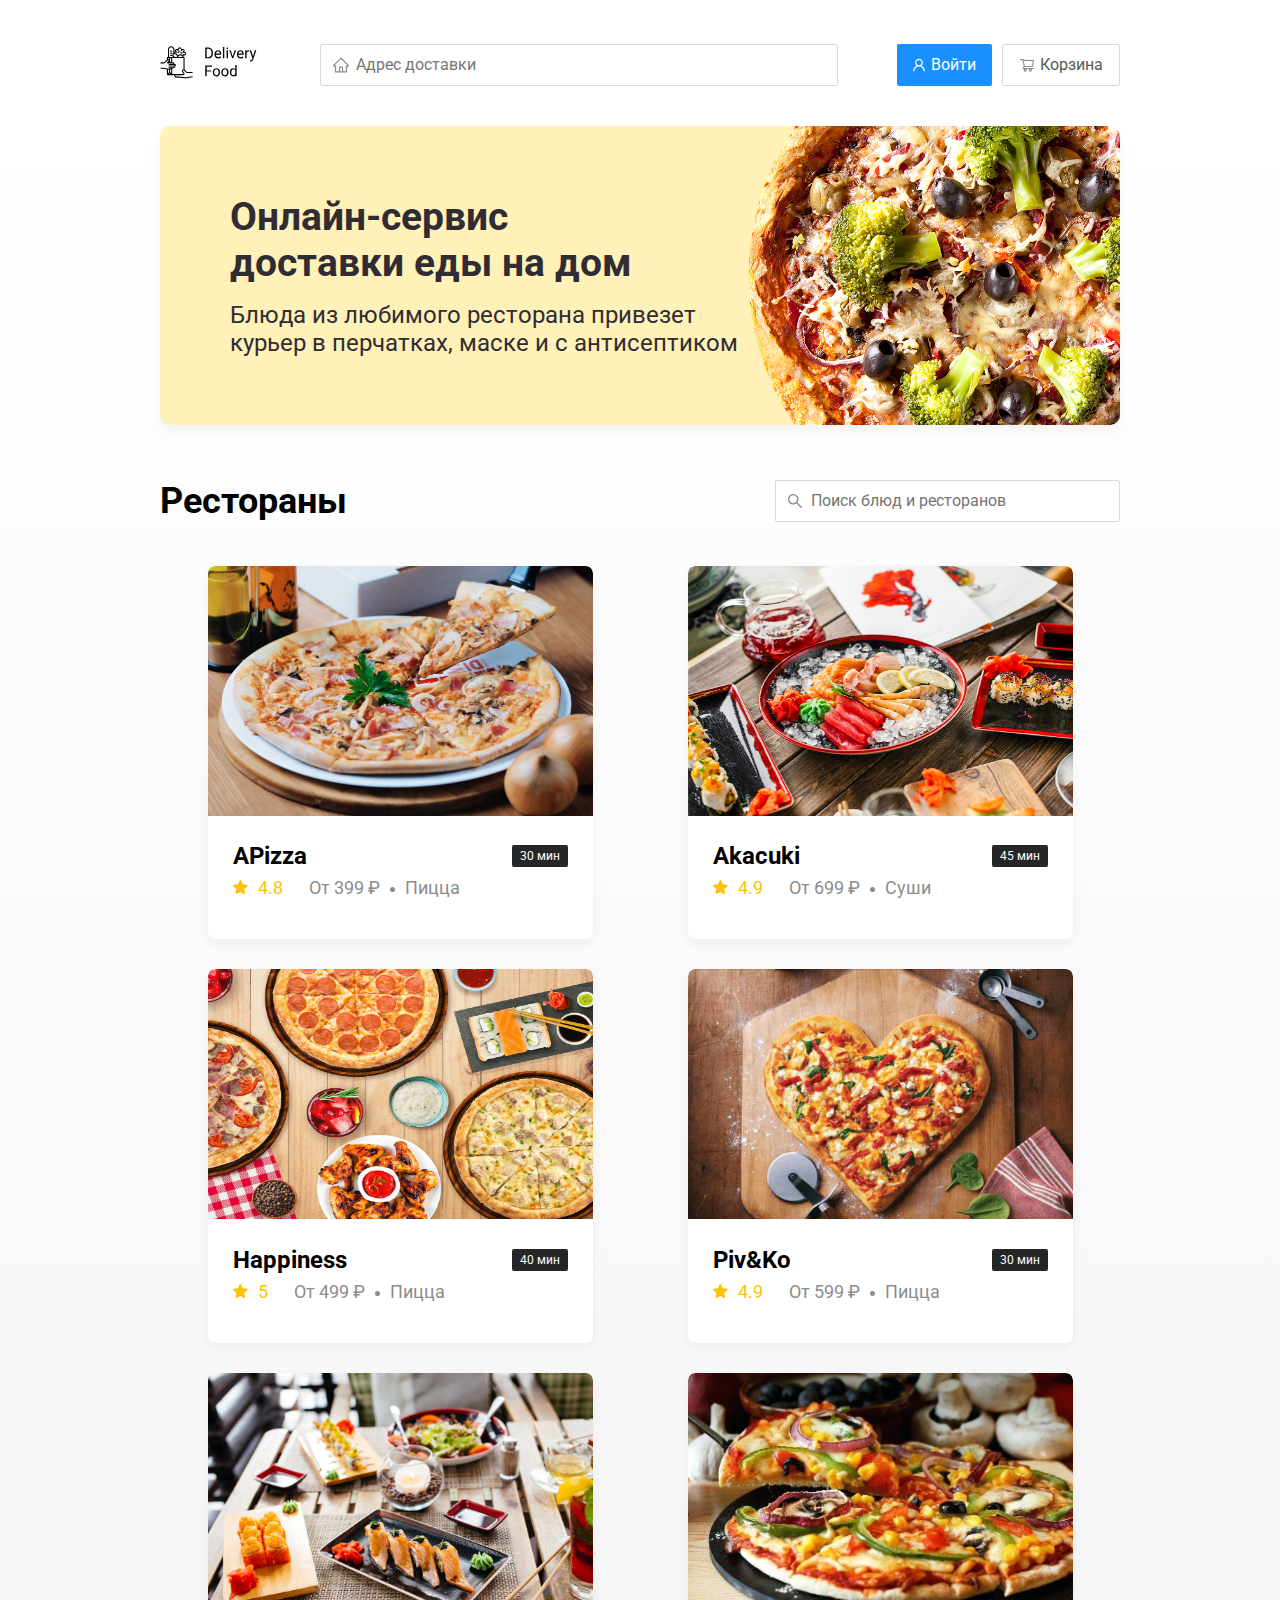
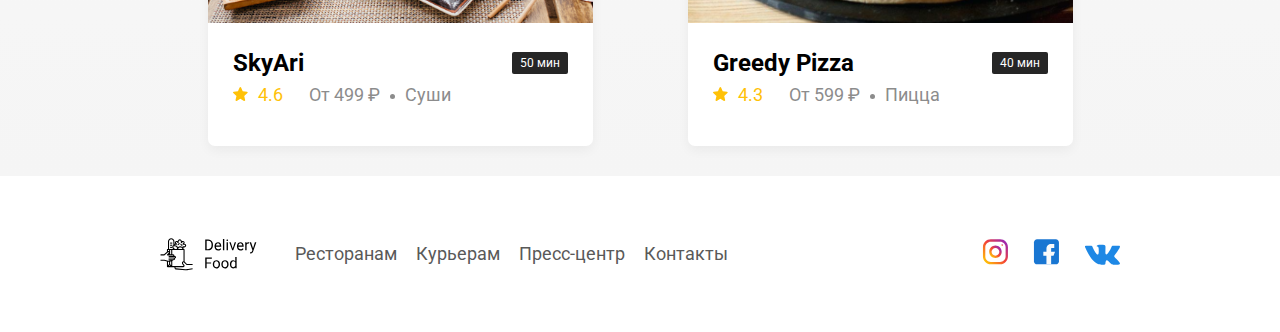
<file: index.html>
<!DOCTYPE html>
<html lang="en">
<head>
   <meta charset="UTF-8">
   <meta name="viewport" content="width=device-width, initial-scale=1.0">
   <title>Delivery Food - доставка еды</title>
   <link href="https://fonts.googleapis.com/css?family=Roboto:400,700&display=swap&subset=cyrillic" rel="stylesheet">
   <link rel="stylesheet" href="css/normalize.css">
   <link rel="stylesheet" href="css/animate.css">
   <link rel="stylesheet" href="css/style.css">
</head>
<body>
   <div class="container">
     <header class="header">
        <a href="index.html"><img src="img/logo.svg" alt="logo" class="logo"></a>
        <input type="text" class="input input-address" placeholder="Адрес доставки">
        <div class="buttons">
           <button class="button button-primary">
              <img src="img/User.svg" alt="user" class="button-icon">
              <span class="button-text">Войти</span>
            </button>
           <button class="button button-cart" id="cart-button">
              <img src="img/shopping-cart.svg" alt="shopping-cart" class="button-icon">
              <span class="button-text">Корзина</span>
            </button>
      </div>
     </header>
   </div>
   <main class="main">
      <div class="container">
         <div class="heading">
            <h1 class="heading-title">Онлайн-сервис <br>доставки еды на дом</h1>
            <p class="heading-text">Блюда из любимого ресторана привезет курьер в перчатках, маске и с антисептиком</p>
         </div>
         <section class="restaurants">
            <div class="section-heading">
               <h2 class="section-title">Рестораны</h2>
               <input type="text" class="input input-search" placeholder="Поиск блюд и ресторанов">
            </div>
            <div class="cards"> 
               <a href="apizza.html" class="card">
                  <img src="img/restaurants/pizza-plus.jpg" alt="APizza" class="card-image">
                  <div class="card-text">
                     <div class="card-heading">
                        <h3 class="card-title">APizza</h3>
                        <span class="card-tag tag">30 мин</span>
                     </div>
                     <div class="card-info">
                        <div class="rating">4.8</div>
                        <div class="price">От 399 ₽</div>
                        <div class="category">Пицца</div>
                     </div>
                  </div>
                </a>
               <a href="akacuki.html" class="card">
                <img src="img/restaurants/Tanuki.jpeg" alt="card-image" class="card-image">
                <div class="card-text">
                   <div class="card-heading">
                      <h3 class="card-title">Akacuki</h3>
                      <span class="card-tag tag">45 мин</span>
                   </div>
                   <div class="card-info">
                      <div class="rating">4.9</div>
                      <div class="price">От 699 ₽</div>
                      <div class="category">Суши</div>
                   </div>
                </div>
             </a>
             <a href="happiness.html" class="card">
                <img src="img/restaurants/foodband.jpeg" alt="card-image" class="card-image">
                <div class="card-text">
                   <div class="card-heading">
                      <h3 class="card-title">Happiness</h3>
                      <span class="card-tag tag">40 мин</span>
                   </div>
                   <div class="card-info">
                      <div class="rating">5</div>
                      <div class="price">От 499 ₽</div>
                      <div class="category">Пицца</div>
                   </div>
                </div>
             </a>
             <a href="pivko.html" class="card">
                <img src="img/restaurants/boston-pizza.png" alt="card-image" class="card-image">
                <div class="card-text">
                   <div class="card-heading">
                      <h3 class="card-title">Piv&Ko</h3>
                      <span class="card-tag tag">30 мин</span>
                   </div>
                   <div class="card-info">
                      <div class="rating">4.9</div>
                      <div class="price">От 599 ₽</div>
                      <div class="category">Пицца</div>
                   </div>
                </div>
             </a>
             <a href="skyari.html" class="card">
                <img src="img/restaurants/sushi.jpg" alt="card-image" class="card-image">
                <div class="card-text">
                   <div class="card-heading">
                      <h3 class="card-title">SkyAri</h3>
                      <span class="card-tag tag">50 мин</span>
                   </div>
                   <div class="card-info">
                      <div class="rating">4.6</div>
                      <div class="price">От 499 ₽</div>
                      <div class="category">Суши</div>
                   </div>
                </div>
             </a>
             <a href="greedy.html" class="card">
                <img src="img/restaurants/pizza-ovens.jpg" alt="card-image" class="card-image">
                <div class="card-text">
                   <div class="card-heading">
                      <h3 class="card-title">Greedy Pizza</h3>
                      <span class="card-tag tag">40 мин</span>
                   </div>
                   <div class="card-info">
                      <div class="rating">4.3</div>
                      <div class="price">От 599 ₽</div>
                      <div class="category">Пицца</div>
                   </div>
                </div>
             </a>
            </div>
         </section>
      </div>
   </main>
   <footer class="footer">
      <a href="index.html"><div class="footer-logo"><img src="img/logo.svg" alt="logo" class="logo"></div></a>
      <nav class="footer-nav">
         <a href="#" class="nav-link">Ресторанам</a>
         <a href="#" class="nav-link">Курьерам</a>
         <a href="#" class="nav-link">Пресс-центр</a>
         <a href="#" class="nav-link">Контакты</a>
      </nav>
      <div class="social">
         <a href="https://www.instagram.com/nepivko/" class="link" target="_blank"><img src="img/insta.svg" alt="instagram" class="insta"></a>
         <a href="https://www.facebook.com/" class="link" target="_blank"><img src="img/facebook.svg" alt="facebook" class="facebook"></a>
         <a href="https://vk.com/p1vka" class="link" target="_blank"><img src="img/vkontakte.svg" alt="vkontakte" class="vkontakte"></a>
      </div>
   </footer>

   <div class="modal">
      <div class="modal-dialog">
         <div class="modal-header">
            <h3 class="modal-title">Корзина</h3>
            <button class="close close-btn">&times;</button>
         </div>
         <div class="modal-body">
            <div class="food-row">
               <span class="food-name">Пепперони с оливками</span>
               <strong class="food-price">999 ₽</strong>
               <div class="food-counter">
                  <button class="counter-button" id="cart-minus-first">-</button>
                  <span class="counter"  id="counter-first">0</span>
                  <button class="counter-button" id="cart-plus-first">+</button>
               </div>
            </div>
            <div class="food-row">
               <span class="food-name">Мясная</span>
               <strong class="food-price">899 ₽</strong>
               <div class="food-counter">
                  <button class="counter-button" id="cart-minus-second">-</button>
                  <span class="counter" id="counter-second">0</span>
                  <button class="counter-button" id="cart-plus-second">+</button>
               </div>
            </div>
            <div class="food-row">
               <span class="food-name">Пепперони стандарт</span>
               <strong class="food-price">899 ₽</strong>
               <div class="food-counter">
                  <button class="counter-button" id="cart-minus-third">-</button>
                  <span class="counter" id="counter-third">0</span>
                  <button class="counter-button" id="cart-plus-third">+</button>
               </div>
            </div>
            <div class="food-row">
               <span class="food-name">МаммаМиа</span>
               <strong class="food-price">799 ₽</strong>
               <div class="food-counter">
                  <button class="counter-button" id="cart-minus-fourth">-</button>
                  <span class="counter" id="counter-fourth">0</span>
                  <button class="counter-button" id="cart-plus-fourth">+</button>
               </div>
            </div>
            <div class="food-row">
               <span class="food-name">Семейная</span>
               <strong class="food-price">599 ₽</strong>
               <div class="food-counter">
                  <button class="counter-button" id="cart-minus-fifth">-</button>
                  <span class="counter" id="counter-fifth">0</span>
                  <button class="counter-button" id="cart-plus-fifth">+</button>
               </div>
            </div>
            <div class="food-row">
               <span class="food-name">Итальяночка</span>
               <strong class="food-price">499 ₽</strong>
               <div class="food-counter">
                  <button class="counter-button" id="cart-minus-sixth">-</button>
                  <span class="counter" id="counter-sixth">0</span>
                  <button class="counter-button" id="cart-plus-sixth">+</button>
               </div>
            </div>
         </div>
         <div class="modal-footer">
            <span class="totalprice">0 ₽</span>
            <div class="footer-buttons">
               <button class="button button-primary">Оформить заказ</button>
               <button class="button close-btn">Отмена</button>
            </div>
         </div>
      </div>
   </div>
   <script src="js/main.js"></script>
</body>
</html>
</file>
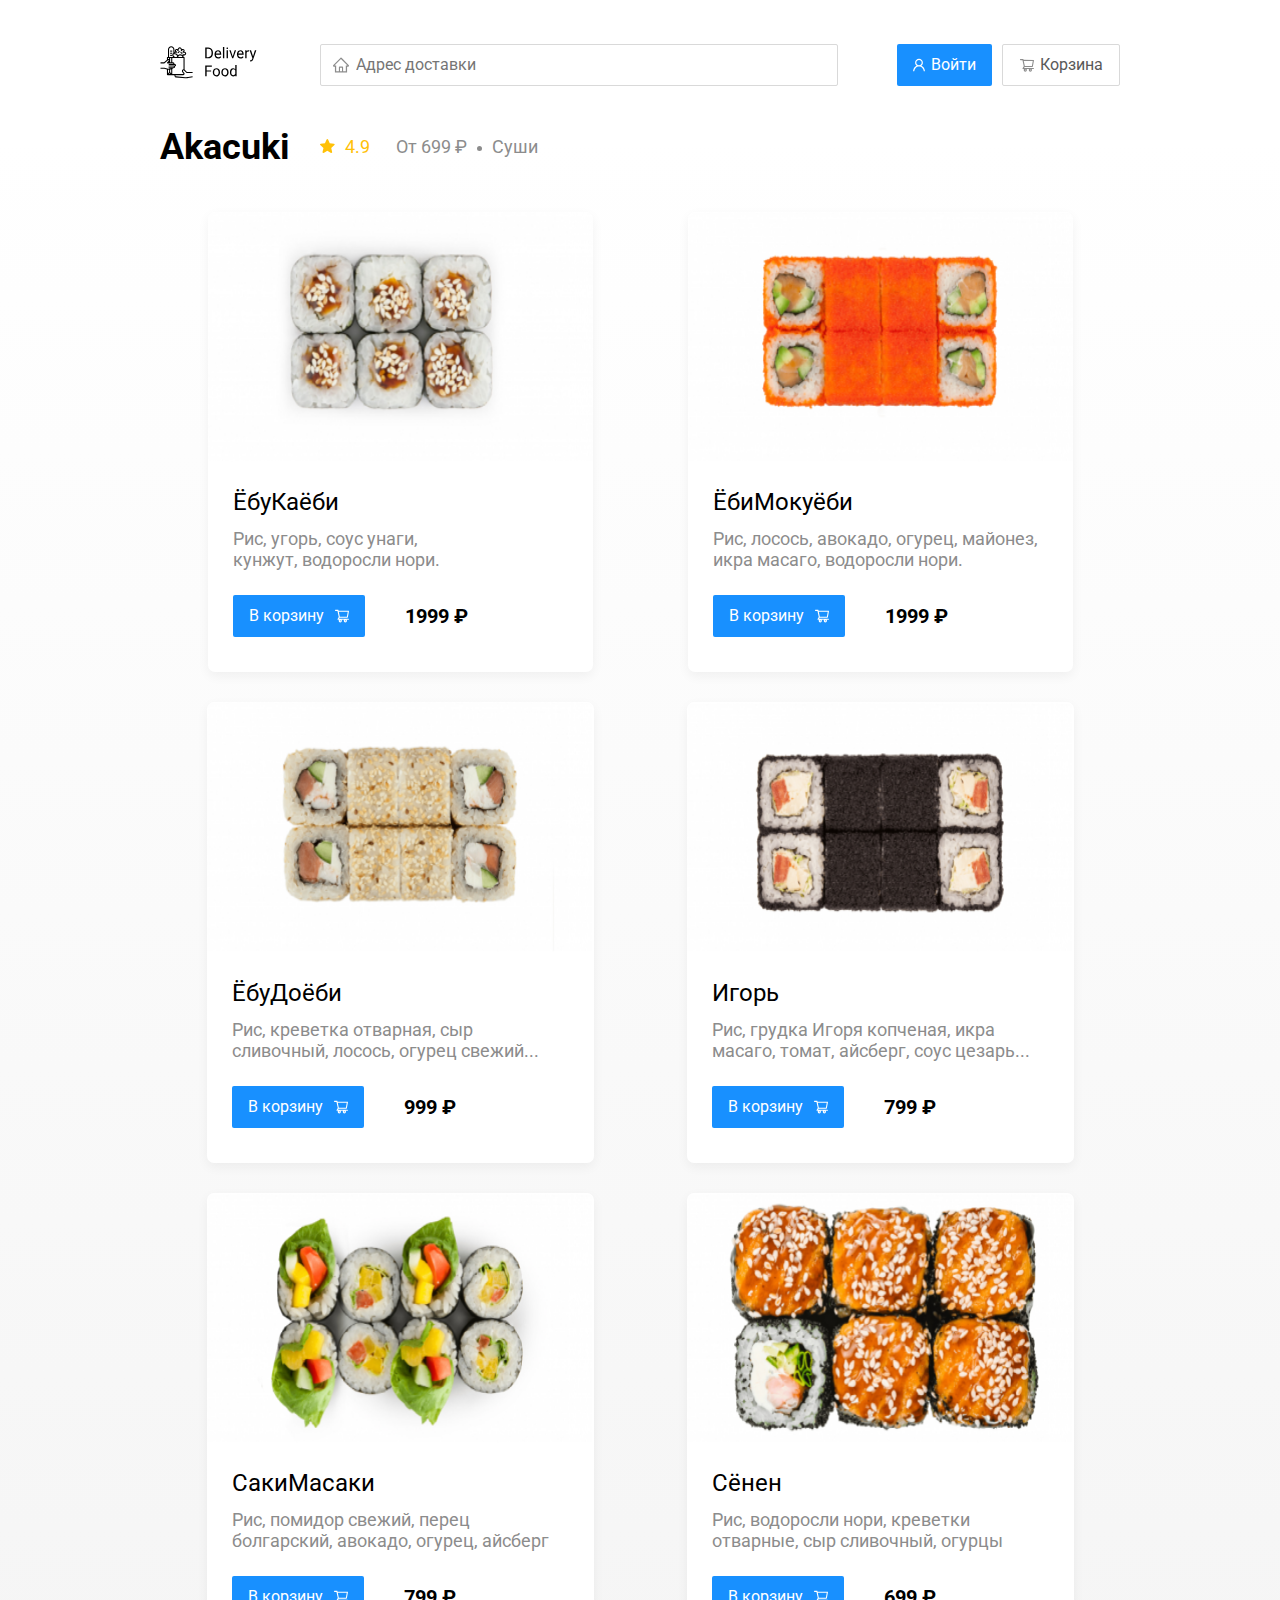
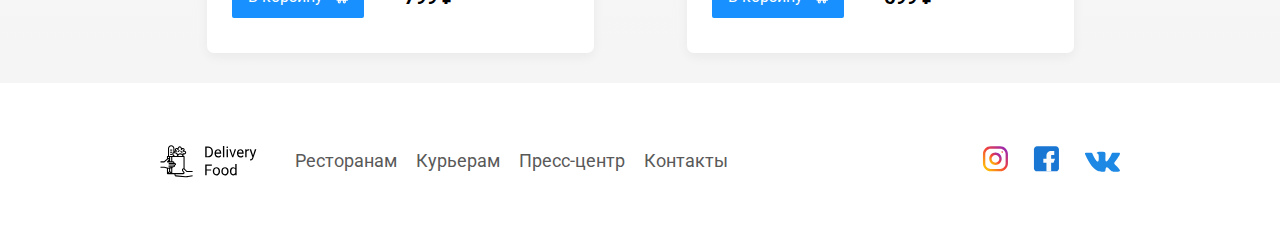
<file: akacuki.html>
<!DOCTYPE html>
<html lang="en">
<head>
   <meta charset="UTF-8">
   <meta name="viewport" content="width=device-width, initial-scale=1.0">
   <title>Akacuki - доставка еды</title>
   <link href="https://fonts.googleapis.com/css?family=Roboto:400,700&display=swap&subset=cyrillic" rel="stylesheet">
   <link rel="stylesheet" href="css/normalize.css">
   <link rel="stylesheet" href="css/animate.css">
   <link rel="stylesheet" href="css/akacukistyle.css">
</head>
<body>
   <div class="container">
     <header class="header">
        <a href="index.html"><img src="img/logo.svg" alt="logo" class="logo"></a>
        <input type="text" class="input input-address" placeholder="Адрес доставки">
        <div class="buttons">
           <button class="button button-primary">
              <img src="img/User.svg" alt="user" class="button-icon">
              <span class="button-text">Войти</span>
            </button>
           <button class="button button-cart" id="cart-button">
              <img src="img/shopping-cart.svg" alt="shopping-cart" class="button-icon">
              <span class="button-text">Корзина</span>
            </button>
      </div>
     </header>
   </div>
   <main class="main">
      <div class="container">
         <section class="restaurants">
            <div class="section-heading">
               <h2 class="section-title">Akacuki</h2>
               <div class="card-info">
                  <div class="rating">4.9</div>
                  <div class="price">От 699 ₽</div>
                  <div class="category">Суши</div>
               </div>
            </div>
            <div class="cards"> 
               <a href="#" class="card">
                  <img src="img/akacuki/first-item.png" alt="ebikaebi" class="card-image">
                  <div class="card-text">
                     <div class="card-heading">
                        <h3 class="card-title">ЁбуКаёби</h3>
                     </div>
                     <div class="card-info">
                        <div class="ingredients first">Рис, угорь, соус унаги, кунжут, водоросли нори.
                        </div>
                     </div>
                     <div class="card-buttons">
                        <button class="button button-primary">
                           <span class="button-card-text">В корзину</span>
                           <img src="img/card-cart.svg" alt="shopping-cart" class="card-button-image">
                        </button>
                        <span class="card-price">1999 ₽</span>
                     </div>
                  </div>
                </a>
                <a href="#" class="card">
                  <img src="img/akacuki/second-item.png" alt="ebimakuebi" class="card-image">
                  <div class="card-text">
                     <div class="card-heading">
                        <h3 class="card-title">ЁбиМокуёби</h3>
                     </div>
                     <div class="card-info">
                        <div class="ingredients second">Рис, лосось, авокадо, огурец, майонез, икра масаго, водоросли нори.
                        </div>
                     </div>
                     <div class="card-buttons">
                        <button class="button button-primary">
                           <span class="button-card-text">В корзину</span>
                           <img src="img/card-cart.svg" alt="shopping-cart" class="card-button-image">
                        </button>
                        <span class="card-price">1999 ₽</span>
                     </div>
                  </div>
                </a>
                <a href="#" class="card">
                  <img src="img/akacuki/third-item.png" alt="ebudoebi" class="card-image">
                  <div class="card-text">
                     <div class="card-heading">
                        <h3 class="card-title">ЁбуДоёби</h3>
                     </div>
                     <div class="card-info">
                        <div class="ingredients third"> Рис, креветка отварная, сыр сливочный, лосось, огурец свежий...</div>
                     </div>
                     <div class="card-buttons">
                        <button class="button button-primary">
                           <span class="button-card-text">В корзину</span>
                           <img src="img/card-cart.svg" alt="shopping-cart" class="card-button-image">
                        </button>
                        <span class="card-price">999 ₽</span>
                     </div>
                  </div>
                </a>
                <a href="#" class="card">
                  <img src="img/akacuki/fourth-item.png" alt="Igor" class="card-image">
                  <div class="card-text">
                     <div class="card-heading">
                        <h3 class="card-title">Игорь</h3>
                     </div>
                     <div class="card-info">
                        <div class="ingredients fourth">Рис, грудка Игоря копченая, икра масаго, томат, айсберг, соус цезарь...</div>
                     </div>
                     <div class="card-buttons">
                        <button class="button button-primary">
                           <span class="button-card-text">В корзину</span>
                           <img src="img/card-cart.svg" alt="shopping-cart" class="card-button-image">
                        </button>
                        <span class="card-price">799 ₽</span>
                     </div>
                  </div>
                </a>
                <a href="#" class="card">
                  <img src="img/akacuki/fifth-item.png" alt="sakimasaki" class="card-image">
                  <div class="card-text">
                     <div class="card-heading">
                        <h3 class="card-title">СакиМасаки</h3>
                     </div>
                     <div class="card-info">
                        <div class="ingredients fifth">Рис, помидор свежий, перец болгарский, авокадо, огурец, айсберг</div>
                     </div>
                     <div class="card-buttons">
                        <button class="button button-primary">
                           <span class="button-card-text">В корзину</span>
                           <img src="img/card-cart.svg" alt="shopping-cart" class="card-button-image">
                        </button>
                        <span class="card-price">799 ₽</span>
                     </div>
                  </div>
                </a>
                <a href="#" class="card">
                  <img src="img/akacuki/sixth-item.png" alt="senen" class="card-image">
                  <div class="card-text">
                     <div class="card-heading">
                        <h3 class="card-title">Сёнен</h3>
                     </div>
                     <div class="card-info">
                        <div class="ingredients sixth">Рис, водоросли нори, креветки отварные, сыр сливочный, огурцы</div>
                     </div>
                     <div class="card-buttons">
                        <button class="button button-primary">
                           <span class="button-card-text">В корзину</span>
                           <img src="img/card-cart.svg" alt="shopping-cart" class="card-button-image">
                        </button>
                        <span class="card-price">699 ₽</span>
                     </div>
                  </div>
                </a>
            </div>
         </section>
      </div>
   </main>
   <footer class="footer">
      <a href="index.html"><div class="footer-logo"><img src="img/logo.svg" alt="logo" class="logo"></div></a>
      <nav class="footer-nav">
         <a href="#" class="nav-link">Ресторанам</a>
         <a href="#" class="nav-link">Курьерам</a>
         <a href="#" class="nav-link">Пресс-центр</a>
         <a href="#" class="nav-link">Контакты</a>
      </nav>
      <div class="social">
         <a href="https://www.instagram.com/nepivko/" class="link" target="_blank"><img src="img/insta.svg" alt="instagram" class="insta"></a>
         <a href="https://www.facebook.com/" class="link" target="_blank"><img src="img/facebook.svg" alt="facebook" class="facebook"></a>
         <a href="https://vk.com/p1vka" class="link" target="_blank"><img src="img/vkontakte.svg" alt="vkontakte" class="vkontakte"></a>
      </div>
   </footer>

<div class="modal">
   <div class="modal-dialog">
      <div class="modal-header">
         <h3 class="modal-title">Корзина</h3>
         <button class="close close-btn">&times;</button>
      </div>
      <div class="modal-body">
         <div class="food-row">
            <span class="food-name">ЁбуКаёби</span>
            <strong class="food-price">1999 ₽</strong>
            <div class="food-counter">
               <button class="counter-button" id="cart-minus-first">-</button>
               <span class="counter" id="counter-first">0</span>
               <button class="counter-button" id="cart-plus-first">+</button>
            </div>
         </div>
         <div class="food-row">
            <span class="food-name">ЁбиМокуёби</span>
            <strong class="food-price">1999 ₽</strong>
            <div class="food-counter">
               <button class="counter-button" id="cart-minus-second">-</button>
               <span class="counter" id="counter-second">0</span>
               <button class="counter-button" id="cart-plus-second">+</button>
            </div>
         </div>
         <div class="food-row">
            <span class="food-name">ЁбуДоёби</span>
            <strong class="food-price">999 ₽</strong>
            <div class="food-counter">
               <button class="counter-button" id="cart-minus-third">-</button>
               <span class="counter" id="counter-third">0</span>
               <button class="counter-button" id="cart-plus-third">+</button>
            </div>
         </div>
         <div class="food-row">
            <span class="food-name">Игроь</span>
            <strong class="food-price">799 ₽</strong>
            <div class="food-counter">
               <button class="counter-button" id="cart-minus-fourth">-</button>
               <span class="counter" id="counter-fourth">0</span>
               <button class="counter-button" id="cart-plus-fourth">+</button>
            </div>
         </div>
         <div class="food-row">
            <span class="food-name">СакиМасаки</span>
            <strong class="food-price">799 ₽</strong>
            <div class="food-counter">
               <button class="counter-button" id="cart-minus-fifth">-</button>
               <span class="counter" id="counter-fifth">0</span>
               <button class="counter-button" id="cart-plus-fifth">+</button>
            </div>
         </div>
         <div class="food-row">
            <span class="food-name">Сёнен</span>
            <strong class="food-price">699 ₽</strong>
            <div class="food-counter">
               <button class="counter-button" id="cart-minus-sixth">-</button>
               <span class="counter" id="counter-sixth">0</span>
               <button class="counter-button" id="cart-plus-sixth">+</button>
            </div>
         </div>
      </div>
      <div class="modal-footer">
         <span class="totalprice">0 ₽</span>
         <div class="footer-buttons">
            <button class="button button-primary">Оформить заказ</button>
            <button class="button close-btn">Отмена</button>
         </div>
      </div>
   </div>
</div>
<script src="js/main.js"></script>
</body>
</html>
</file>
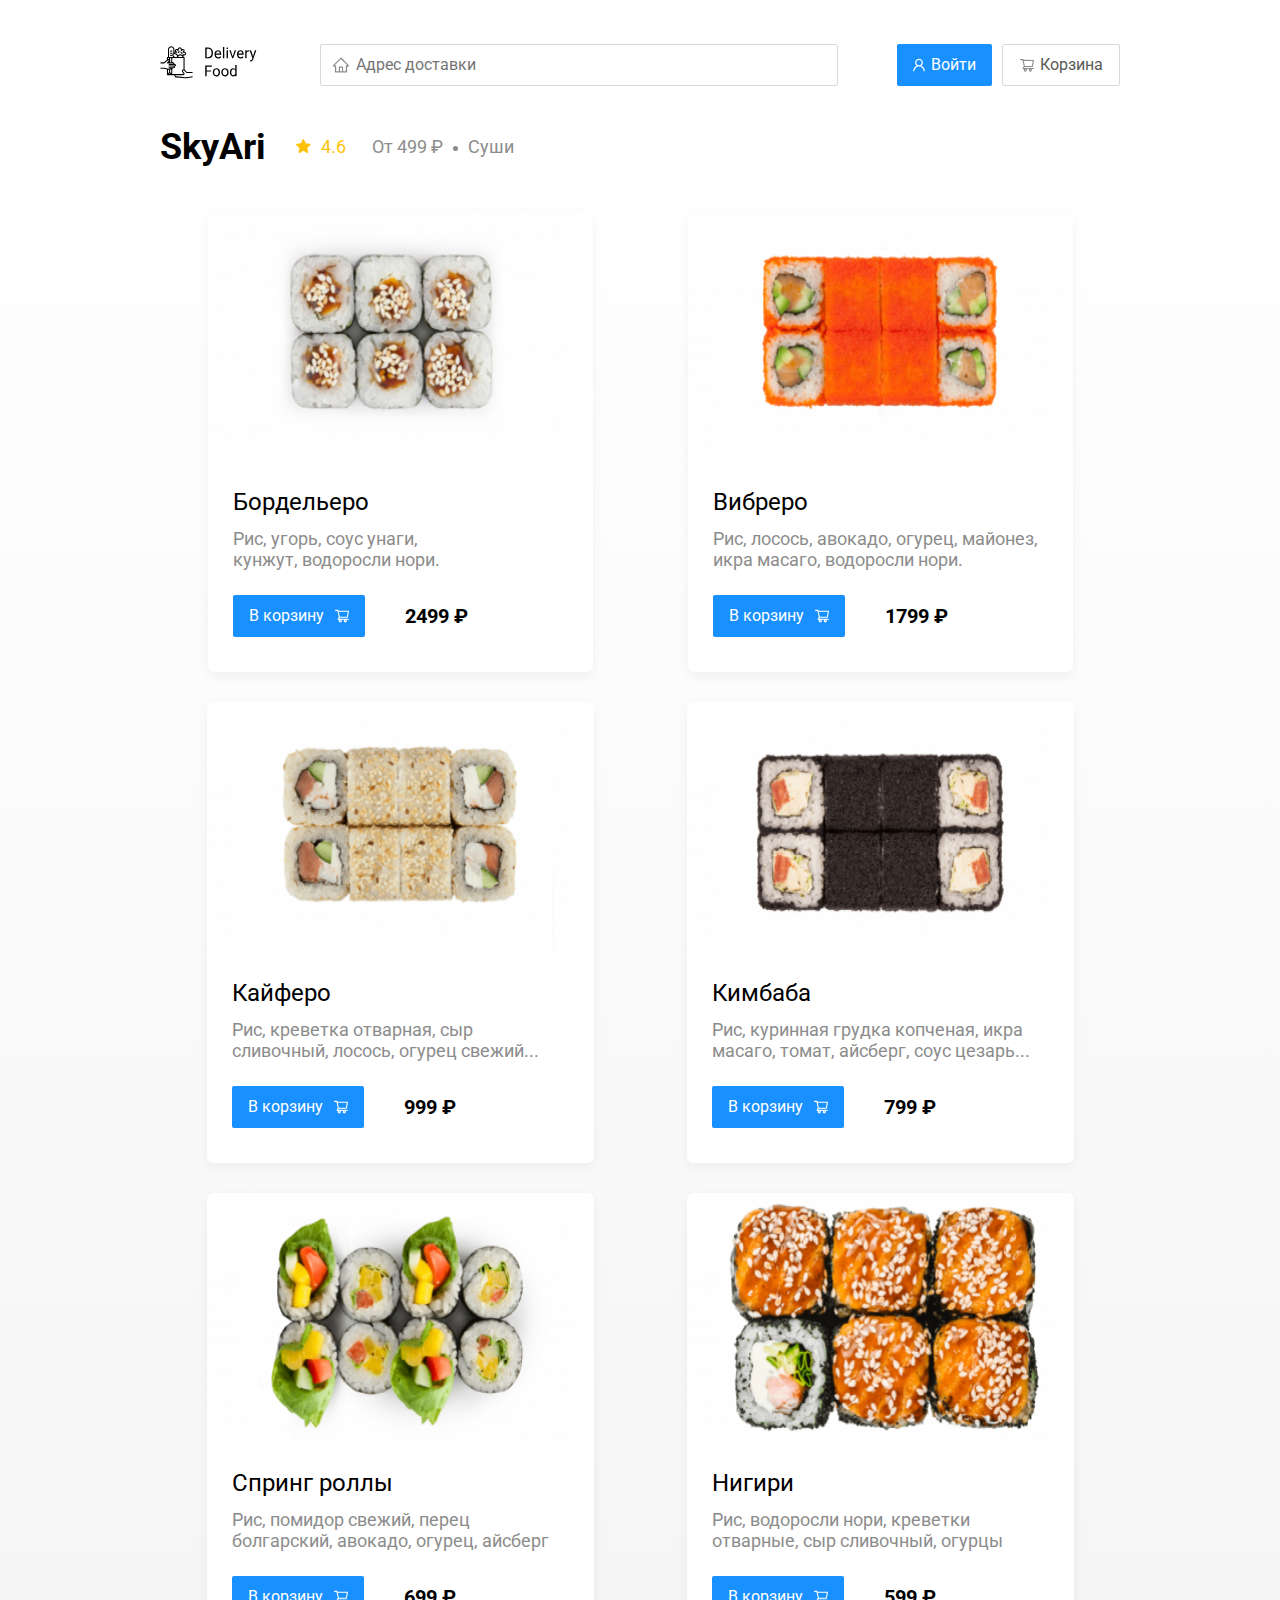
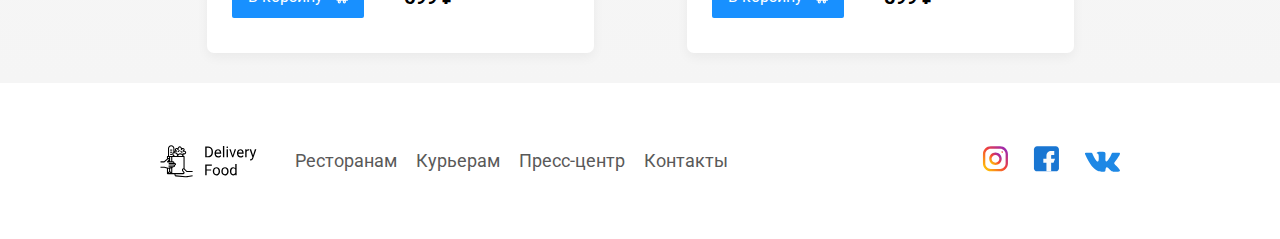
<file: skyari.html>
<!DOCTYPE html>
<html lang="en">
<head>
   <meta charset="UTF-8">
   <meta name="viewport" content="width=device-width, initial-scale=1.0">
   <title>SkyAri - доставка еды</title>
   <link href="https://fonts.googleapis.com/css?family=Roboto:400,700&display=swap&subset=cyrillic" rel="stylesheet">
   <link rel="stylesheet" href="css/normalize.css">
   <link rel="stylesheet" href="css/animate.css">
   <link rel="stylesheet" href="css/skyaristyle.css">
</head>
<body>
   <div class="container">
     <header class="header">
        <a href="index.html"><img src="img/logo.svg" alt="logo" class="logo"></a>
        <input type="text" class="input input-address" placeholder="Адрес доставки">
        <div class="buttons">
           <button class="button button-primary">
              <img src="img/User.svg" alt="user" class="button-icon">
              <span class="button-text">Войти</span>
            </button>
           <button class="button button-cart" id="cart-button">
              <img src="img/shopping-cart.svg" alt="shopping-cart" class="button-icon">
              <span class="button-text">Корзина</span>
            </button>
      </div>
     </header>
   </div>
   <main class="main">
      <div class="container">
         <section class="restaurants">
            <div class="section-heading">
               <h2 class="section-title">SkyAri</h2>
               <div class="card-info">
                  <div class="rating">4.6</div>
                  <div class="price">От 499 ₽</div>
                  <div class="category">Суши</div>
               </div>
            </div>
            <div class="cards"> 
               <a href="#" class="card">
                  <img src="img/akacuki/first-item.png" alt="ebikaebi" class="card-image">
                  <div class="card-text">
                     <div class="card-heading">
                        <h3 class="card-title">Бордельеро</h3>
                     </div>
                     <div class="card-info">
                        <div class="ingredients first">Рис, угорь, соус унаги, кунжут, водоросли нори.
                        </div>
                     </div>
                     <div class="card-buttons">
                        <button class="button button-primary">
                           <span class="button-card-text">В корзину</span>
                           <img src="img/card-cart.svg" alt="shopping-cart" class="card-button-image">
                        </button>
                        <span class="card-price">2499 ₽</span>
                     </div>
                  </div>
                </a>
                <a href="#" class="card">
                  <img src="img/akacuki/second-item.png" alt="ebimakuebi" class="card-image">
                  <div class="card-text">
                     <div class="card-heading">
                        <h3 class="card-title">Вибреро</h3>
                     </div>
                     <div class="card-info">
                        <div class="ingredients second">Рис, лосось, авокадо, огурец, майонез, икра масаго, водоросли нори.
                        </div>
                     </div>
                     <div class="card-buttons">
                        <button class="button button-primary">
                           <span class="button-card-text">В корзину</span>
                           <img src="img/card-cart.svg" alt="shopping-cart" class="card-button-image">
                        </button>
                        <span class="card-price">1799 ₽</span>
                     </div>
                  </div>
                </a>
                <a href="#" class="card">
                  <img src="img/akacuki/third-item.png" alt="ebudoebi" class="card-image">
                  <div class="card-text">
                     <div class="card-heading">
                        <h3 class="card-title">Кайферо</h3>
                     </div>
                     <div class="card-info">
                        <div class="ingredients third"> Рис, креветка отварная, сыр сливочный, лосось, огурец свежий...</div>
                     </div>
                     <div class="card-buttons">
                        <button class="button button-primary">
                           <span class="button-card-text">В корзину</span>
                           <img src="img/card-cart.svg" alt="shopping-cart" class="card-button-image">
                        </button>
                        <span class="card-price">999 ₽</span>
                     </div>
                  </div>
                </a>
                <a href="#" class="card">
                  <img src="img/akacuki/fourth-item.png" alt="Igor" class="card-image">
                  <div class="card-text">
                     <div class="card-heading">
                        <h3 class="card-title">Кимбаба</h3>
                     </div>
                     <div class="card-info">
                        <div class="ingredients fourth">Рис, куринная грудка копченая, икра масаго, томат, айсберг, соус цезарь...</div>
                     </div>
                     <div class="card-buttons">
                        <button class="button button-primary">
                           <span class="button-card-text">В корзину</span>
                           <img src="img/card-cart.svg" alt="shopping-cart" class="card-button-image">
                        </button>
                        <span class="card-price">799 ₽</span>
                     </div>
                  </div>
                </a>
                <a href="#" class="card">
                  <img src="img/akacuki/fifth-item.png" alt="sakimasaki" class="card-image">
                  <div class="card-text">
                     <div class="card-heading">
                        <h3 class="card-title">Спринг роллы</h3>
                     </div>
                     <div class="card-info">
                        <div class="ingredients fifth">Рис, помидор свежий, перец болгарский, авокадо, огурец, айсберг</div>
                     </div>
                     <div class="card-buttons">
                        <button class="button button-primary">
                           <span class="button-card-text">В корзину</span>
                           <img src="img/card-cart.svg" alt="shopping-cart" class="card-button-image">
                        </button>
                        <span class="card-price">699 ₽</span>
                     </div>
                  </div>
                </a>
                <a href="#" class="card">
                  <img src="img/akacuki/sixth-item.png" alt="senen" class="card-image">
                  <div class="card-text">
                     <div class="card-heading">
                        <h3 class="card-title">Нигири</h3>
                     </div>
                     <div class="card-info">
                        <div class="ingredients sixth">Рис, водоросли нори, креветки отварные, сыр сливочный, огурцы</div>
                     </div>
                     <div class="card-buttons">
                        <button class="button button-primary">
                           <span class="button-card-text">В корзину</span>
                           <img src="img/card-cart.svg" alt="shopping-cart" class="card-button-image">
                        </button>
                        <span class="card-price">599 ₽</span>
                     </div>
                  </div>
                </a>
            </div>
         </section>
      </div>
   </main>
   <footer class="footer">
      <a href="index.html"><div class="footer-logo"><img src="img/logo.svg" alt="logo" class="logo"></div></a>
      <nav class="footer-nav">
         <a href="#" class="nav-link">Ресторанам</a>
         <a href="#" class="nav-link">Курьерам</a>
         <a href="#" class="nav-link">Пресс-центр</a>
         <a href="#" class="nav-link">Контакты</a>
      </nav>
      <div class="social">
         <a href="https://www.instagram.com/nepivko/" class="link" target="_blank"><img src="img/insta.svg" alt="instagram" class="insta"></a>
         <a href="https://www.facebook.com/" class="link" target="_blank"><img src="img/facebook.svg" alt="facebook" class="facebook"></a>
         <a href="https://vk.com/p1vka" class="link" target="_blank"><img src="img/vkontakte.svg" alt="vkontakte" class="vkontakte"></a>
      </div>
   </footer>

   <div class="modal">
      <div class="modal-dialog">
         <div class="modal-header">
            <h3 class="modal-title">Корзина</h3>
            <button class="close close-btn">&times;</button>
         </div>
         <div class="modal-body">
            <div class="food-row">
               <span class="food-name">Бордельеро</span>
               <strong class="food-price">2499 ₽</strong>
               <div class="food-counter">
                  <button class="counter-button" id="cart-minus-first">-</button>
                  <span class="counter" id="counter-first">0</span>
                  <button class="counter-button" id="cart-plus-first">+</button>
               </div>
            </div>
            <div class="food-row">
               <span class="food-name">Вибреро</span>
               <strong class="food-price">1799 ₽</strong>
               <div class="food-counter">
                  <button class="counter-button" id="cart-minus-second">-</button>
                  <span class="counter" id="counter-second">0</span>
                  <button class="counter-button" id="cart-plus-second">+</button>
               </div>
            </div>
            <div class="food-row">
               <span class="food-name">Кайферо</span>
               <strong class="food-price">999 ₽</strong>
               <div class="food-counter">
                  <button class="counter-button" id="cart-minus-third">-</button>
                  <span class="counter" id="counter-third">0</span>
                  <button class="counter-button" id="cart-plus-third">+</button>
               </div>
            </div>
            <div class="food-row">
               <span class="food-name">Кимбаба</span>
               <strong class="food-price">799 ₽</strong>
               <div class="food-counter">
                  <button class="counter-button" id="cart-minus-fourth">-</button>
                  <span class="counter" id="counter-fourth">0</span>
                  <button class="counter-button" id="cart-plus-fourth">+</button>
               </div>
            </div>
            <div class="food-row">
               <span class="food-name">Спринг роллы</span>
               <strong class="food-price">699 ₽</strong>
               <div class="food-counter">
                  <button class="counter-button" id="cart-minus-fifth">-</button>
                  <span class="counter" id="counter-fifth">0</span>
                  <button class="counter-button" id="cart-plus-fifth">+</button>
               </div>
            </div>
            <div class="food-row">
               <span class="food-name">Нигири</span>
               <strong class="food-price">599 ₽</strong>
               <div class="food-counter">
                  <button class="counter-button" id="cart-minus-sixth">-</button>
                  <span class="counter" id="counter-sixth">0</span>
                  <button class="counter-button" id="cart-plus-sixth">+</button>
               </div>
            </div>
         </div>
         <div class="modal-footer">
            <span class="totalprice">0 ₽</span>
            <div class="footer-buttons">
               <button class="button button-primary">Оформить заказ</button>
               <button class="button close-btn">Отмена</button>
            </div>
         </div>
      </div>
   </div>
   <script src="js/main.js"></script>
</body>
</html>
</file>
<file: css/style.css>
body  {
   font-family: "Roboto", sans-serif;
   margin-top: 44px;
}

h1 {
   margin: 0;
   padding: 0;
}

.container {
   max-width: 1200px;
   margin: auto;
}

.header {
   display: flex;
   align-items: center;
   justify-content: space-between;
   margin-bottom: 40px;
}

.input {
   background: #FFFFFF;
   background-repeat: no-repeat;
   background-position: left 11px center;
   border: 1px solid #D9D9D9;
   border-radius: 2px;
   font-size: 16px;
   line-height: 24px;
   padding: 8px;
   padding-left: 35px;
}

.input-address {
   flex: 0.8;
   background-image: url(../img/home.svg);
}

.input-search {
   width: 300px;
   background-image: url(../img/search-icon.svg);
}

.buttons {
   display: flex;
   align-items: center;
}

.button {
   display: flex;
   align-items: center;
   background: #FFFFFF;
   border: 1px solid #D9D9D9;
   box-shadow: 0px 0px 2px rgba(0, 0, 0, 0.0015);
   border-radius: 2px;
   color: #595959;
   font-size: 16px;
   line-height: 24px;
   transition: 0.2s;
   padding: 9px 16px;
}

.button:hover {
   transform: scale(1.1);
   transition: 0.2s;
}

.button-primary {
   background-color: #1890FF;
   color: #FFFFFF;
   margin-right: 10px;
   border-radius: 2px;
   border: none;
   padding: 9px 16px;
}

.button-cart {
   padding: 8px 16px;
}

.button-icon {
   margin-right: 6px;
}

.main {
   background: linear-gradient(180deg, rgba(245, 245, 245, 0) 1.04%, #F5F5F5 100%);
}

.heading {
   box-shadow: 0px 7px 12px rgba(158, 158, 163, 0.1);
   background: #FFF1B8 url(../img/heading-image.png) no-repeat top -100px right -147px / 625px;
   border-radius: 10px;
   padding: 68px 70px;
   margin-bottom: 55px;
}

.heading-title {
   font-family: Roboto;
   font-style: normal;
   font-weight: bold;
   font-size: 39px;
   line-height: 46px;
   color: #302C34;
   margin-bottom: 15px;
}

.heading-text {
   margin: 0;
   max-width: 540px;
   font-size: 24px;
   line-height: 28px;
   color: #302C34;
}

.section-heading {
   display: flex;
   align-items: center;
   justify-content: space-between;
   margin-bottom: 44px;
}

.section-title {
   font-family: Roboto;
   font-style: normal;
   font-weight: bold;
   font-size: 36px;
   line-height: 42px;
   color: #000000;
   margin: 0;
}

.cards {
   display: flex;
   flex-wrap: wrap;
   justify-content: space-between;
}

.card {
   background: #FFFFFF;
   box-shadow: 0px 4px 12px rgba(0, 0, 0, 0.05);
   border-radius: 7px;
   overflow: hidden; 
   margin-bottom: 30px;
   transition: 0.2s;
}

.card:hover {
   box-shadow: 0px 4px 12px rgba(0, 0, 0, 0.20);
   transform: scale(1.025);
   transition: 0.2s;
}

.card-image {
   width: 385px;
   height: 250px;
   border-radius: 7px 7px 0px 0px;
}

.card-text {
   padding-top: 20px;
   padding-bottom: 35px;
   padding-left: 25px;
   padding-right: 25px;
}

.card-heading {
   display: flex;
   align-items: center;
   justify-content: space-between;
}

.card-title {
   font-family: Roboto;
   font-style: normal;
   font-weight: bold;
   font-size: 24px;
   line-height: 32px;
   margin: 0;
}

.card-tag {
   background: #262626;
   border-radius: 2px;
   color: #FFFFFF;
   font-size: 12px;
   line-height: 20px;
   padding: 1px 8px;
}

.card-info {
   display: flex;
   align-items: center;
}

.rating {
   margin-right: 26px;
   color: #FFC107;
   font-size: 18px;
   line-height: 32px;
   background-image: url(../img/star.svg);
   background-repeat: no-repeat;
   padding-left: 25px;
   background-position-y: 7px;
}

.price, .category {
   color: #8C8C8C;
   font-style: normal;
   font-weight: normal;
   font-size: 18px;
   line-height: 32px;
}

.price {
   margin-right: 10px;
}

.price:after {
   content: '';
   width: 5px;
   height: 5px;
   background-color: #8C8C8C;
   display: inline-block;
   vertical-align: middle;
   border-radius: 50%;
   margin-left: 10px;
}

.footer {
   max-width: 1200px;
   margin: auto;
   display: flex;
   padding-bottom: 60px;
   padding-top: 60px;
   align-items: center;
}

.footer-logo {
   width: 100px;
   height: 36px;
   margin-right: 35px;
}

.nav-link {
   text-decoration: none;
   color: #595959;
   font-size: 18px;
   line-height: 21px;
   transition: 0.3s;
   padding-bottom: 1px;
}

.nav-link:hover {
   border-bottom: 1px solid #595959;
   transition: 0.3s;
   color: #333333;
}

.social {
   margin-left: auto;
}

.nav-link:not(:last-child) {
   margin-right: 15px;
}

.link:not(:last-child) {
   margin-right: 21px;
}

.card {
   text-decoration: none;
}

.card:link {
   color: #000000;
}

.card:hover {
   color: #000000;
}

.card:visited {
   color: #000000;
}

.card:visited:hover {
   color: #000000;
}

.modal {
   display: none;
   position: fixed;
   left: 0;
   top: 0;
   width: 100%;
   height: 100%;
   background: rgba(0, 0, 0, 0.4);
}

.is-open {
   display: flex;
}

.modal-dialog {
   max-width: 780px;
   width: 95%;
   background: #FFFFFF;
   border-radius: 5px;
   margin: auto;
   padding: 40px 45px;
}

.modal-header {
   display: flex;
   align-items: center;
   justify-content: space-between;
   margin-bottom: 45px;
}

.modal-title {
   margin: 0;
   font-weight: bold;
   font-size: 36px;
   line-height: 42px;
}

.close { 
   font-size: 36px;
   border: none;
   background-color: transparent;
}

.close:hover {
   transform: scale(1.1);
   transition: 0.15s;
}

.food-row {
   display: flex;
   align-items: flex-start;
   justify-content: space-between;
   padding-bottom: 8px;
   border-bottom: 1px solid #d9d9d9;
   margin-bottom: 15px;
}

.food-row:hover {
   transform: scale(1.015);
   transition: 0.1s;
}

.food-name {
   font-style: normal;
   font-weight: normal;
   font-size: 18px;
   line-height: 32px;
}

.food-price {
   margin-left: auto;
   margin-right: 45px;
   font-style: normal;
   font-weight: bold;
   font-size: 20px;
   line-height: 32px;
}

.food-counter {
   display: flex;
   align-items: center;
}

.modal-body {
   margin-bottom: 10%;
}

.counter-button {
   display: flex;
   align-items: center;
   justify-content: center;
   width: 39px;
   height: 32px;
   background: #FFFFFF;
   border: 1px solid #40A9FF;
   box-sizing: border-box;
   border-radius: 2px;
   font-weight: normal;
   font-size: 14px;
   line-height: 22px;
   color: #40A9FF;
}

.counter {
   font-size: 16px;
   line-height: 24px;
   margin-left: 10px;
   margin-right: 10px;
}

.modal-footer {
   display: flex;
   align-items: center;
   justify-content: space-between;
}

.footer-buttons {
   display: flex;
   align-items: center;
}

.totalprice {
   background: #262626;
   border-radius: 5px;
   padding: 10px 20px;
   font-family: Roboto;
   font-style: normal;
   font-weight: bold;
   font-size: 20px;
   line-height: 23px;
   color: #FAFAFA;
}

@media (max-width: 1366px) {
   .container, .footer {
      max-width: 960px;
   }
   .heading {
      background-position: center right -157px;
      background-size: 530px;
   }
   .cards {
      justify-content: space-around;
   }
}

@media (max-width: 992px) {
   .container, .footer {
      max-width: 750px;
   }
   .heading {
      padding: 50px;
      background-size: 450px;
      background-position: center right -180px;
   }
   .heading-title {
      font-size: 33px;
      line-height: 40px;
   }
   .heading-text {
      font-size: 20px;
      line-height: 25px;
      max-width: 420px;
   }
   .cards{ 
      justify-content: space-between;
   }
   .card {
      flex-basis: 49%;
   }
   .nav-item {
      font-size: 16px;
   }
}

@media (max-width: 768px) {
   .container, .footer {
      max-width: 560px;
   }
   .card-info {
      flex-wrap: wrap;
   }
   .rating {
      flex-basis: 100%;
   }
   .footer-nav {
      flex-basis:35%;
      margin: auto;
   }
   .nav-link {
      line-height: 25px;
   }
   .input-address {
      flex: 0.70;
   }
   .button-primary {
      margin-right: 7px;
   }
   .heading {
      background-size: 300px;
      background-position: bottom 50px right -170px;
   }
   .heading-title {
      font-size: 26px;
      line-height: 1.2;
   }
}

@media (max-width: 578px) {
   .container, .footer {
      width: 90%;
   }
   .header {
      flex-wrap: wrap;
   }
   .input-address {
      margin-top: 15px;
      order: 5;
      flex: 1;
   }
   .heading {
      background-image: none;
   }
   .heading-title {
      margin-bottom: 10px;
   }
   .heading-text {
      font-size: 18px;
      line-height: 1.3;
   }
   .section-heading {
      flex-wrap: wrap;
   }
   .section-title {
      font-size: 26px;
      flex-basis: 100%;
      margin-bottom: 15px;
   }
   .input-search {
      flex: 1;
   }
   .card {
      flex-basis: 100%;
   }
   .card-image {
      width: 100%;
      height: auto;
   }
   .footer {
      justify-content: space-around;
      flex-wrap: wrap;
   }
   .footer-nav {
      order: 1;
      flex-wrap: nowrap;
      flex-basis: 100%;
      flex-direction: column;
      margin-top: 20px;
   }
   .social {
      margin: 0;
   }
   .nav-link {
      flex: 1;
   }
}

@media (max-width: 375px) {
   .buttons {
      flex: 1;
      margin-left: 10%;
      margin-right: 10%;
      margin-top: 20px;
      justify-content: space-around;
   }
   .input-address {
      margin-top: 20px;
   }
   .footer-nav {
      flex-wrap: wrap;
      flex-basis: 70%;
   }
   .link:not(:last-child) {
      margin-right: 15px;
   }
   .heading {
      padding: 25px;
   }
}

@media (max-width: 320px) {
   .footer-nav {
      flex-basis: 90%;
      margin-left: 15%;
      margin-top: 20px;
   }
}
</file>
<file: css/akacukistyle.css>
body  {
   font-family: "Roboto", sans-serif;
   margin-top: 44px;
}

.container {
   max-width: 1200px;
   margin: auto;
}

.header {
   display: flex;
   align-items: center;
   justify-content: space-between;
   margin-bottom: 40px;
}

.input {
   background: #FFFFFF;
   background-repeat: no-repeat;
   background-position: left 11px center;
   border: 1px solid #D9D9D9;
   border-radius: 2px;
   font-size: 16px;
   line-height: 24px;
   padding: 8px;
   padding-left: 35px;
}

.input-address {
   flex: 0.8;
   background-image: url(../img/home.svg);
}

.input-search {
   width: 300px;
   background-image: url(../img/search-icon.svg);
}

.buttons {
   display: flex;
   align-items: center;
}

.button {
   display: flex;
   align-items: center;
   background: #FFFFFF;
   border: 1px solid #D9D9D9;
   box-shadow: 0px 0px 2px rgba(0, 0, 0, 0.0015);
   border-radius: 2px;
   color: #595959;
   font-size: 16px;
   line-height: 24px;
   transition: 0.2s;
   padding: 9px 16px;
}

.button:hover {
   transform: scale(1.1);
   transition: 0.2s;
}

.button-primary {
   background-color: #1890FF;
   color: #FFFFFF;
   margin-right: 10px;
   border-radius: 2px;
   border: none;
   padding: 9px 16px;
}

.button-cart {
   padding: 8px 16px;
}

.button-icon {
   margin-right: 6px;
}

.button-card-text {
   margin-right: 10px;
}

.main {
   background: linear-gradient(180deg, rgba(245, 245, 245, 0) 1.04%, #F5F5F5 100%);
}

.section-heading {
   display: flex;
   align-items: center;
   margin-bottom: 44px;
}

.section-title {
   font-family: Roboto;
   font-style: normal;
   font-weight: bold;
   font-size: 36px;
   line-height: 42px;
   color: #000000;
   margin: 0;
   margin-right: 30px;
}

.cards {
   display: flex;
   flex-wrap: wrap;
   justify-content: space-between;
}

.card {
   background: #FFFFFF;
   box-shadow: 0px 4px 12px rgba(0, 0, 0, 0.05);
   border-radius: 7px;
   overflow: hidden; 
   margin-bottom: 30px;
   transition: 0.2s;
}

.card:hover {
   box-shadow: 0px 4px 12px rgba(0, 0, 0, 0.20);
   transform: scale(1.025);
   transition: 0.2s;
}

.card-image {
   width: 385px;
   height: 250px;
   border-radius: 7px 7px 0px 0px;
}

.card-text {
   padding-top: 20px;
   padding-bottom: 35px;
   padding-left: 25px;
   padding-right: 25px;
}

.card-heading {
   display: flex;
   align-items: center;
   justify-content: space-between;
}

.card-title {
   font-family: Roboto;
   font-style: normal;
   font-weight: 400;
   font-size: 24px;
   line-height: 32px;
   margin: 0;
   margin-bottom: 10px;
}

.card-info {
   display: flex;
   align-items: center;
   flex-wrap: wrap;
}

.card-price {
   font-weight: bold;
   font-size: 20px;
   line-height: 32px;
   margin-left: 30px;
}

.ingredients {
   font-style: normal;
   font-weight: normal;
   font-size: 18px;
   line-height: 21px;
   color: #8C8C8C;
   margin-bottom: 25px;
}

.first {
   max-width: 250px;
}

.second {
   max-width: 335px;
}

.third, .fourth, .fifth, .sixth {
   max-width: 337px;
}

.cart-magazine {
   display: flex;
   justify-content: flex-start;
}

.card-buttons {
   display: flex;
   align-items: center;
   margin-right: 5%;
}

.tocart-text {
   padding-right: 5px;
}

.tocart {
   display: flex;
   justify-content: space-around;
   padding: 0;
   font-size: 16px;
   line-height: 24px;
   text-align: center;
   background: #1890FF;
   border-radius: 2px;
   max-width: 124px;
   color: #FFFFFF;
   padding: 8px 16px;
}

.rating {
   margin-right: 26px;
   color: #FFC107;
   font-size: 18px;
   line-height: 32px;
   background-image: url(../img/star.svg);
   background-repeat: no-repeat;
   padding-left: 25px;
   background-position-y: 7px;
}

.price, .category {
   color: #8C8C8C;
   font-style: normal;
   font-weight: normal;
   font-size: 18px;
   line-height: 32px;
}

.price {
   margin-right: 10px;
}

.price:after {
   content: '';
   width: 5px;
   height: 5px;
   background-color: #8C8C8C;
   display: inline-block;
   vertical-align: middle;
   border-radius: 50%;
   margin-left: 10px;
}

.footer {
   max-width: 1200px;
   margin: auto;
   display: flex;
   padding-bottom: 60px;
   padding-top: 60px;
   align-items: center;
}

.footer-logo {
   width: 100px;
   height: 36px;
   margin-right: 35px;
}

.nav-link {
   text-decoration: none;
   color: #595959;
   font-size: 18px;
   line-height: 21px;
   transition: 0.3s;
   padding-bottom: 1px;
}

.nav-link:hover {
   border-bottom: 1px solid #595959;
   transition: 0.3s;
   color: #333333;
}

.social {
   margin-left: auto;
}

.nav-link:not(:last-child) {
   margin-right: 15px;
}

.link:not(:last-child) {
   margin-right: 21px;
}

.card {
   text-decoration: none;
}

.card:link {
   color: #000000;
}

.card:hover {
   color: #000000;
}

.card:visited {
   color: #000000;
}

.card:visited:hover {
   color: #000000;
}

.modal {
   display: none;
   position: fixed;
   left: 0;
   top: 0;
   width: 100%;
   height: 100%;
   background: rgba(0, 0, 0, 0.4);
}

.is-open {
   display: flex;
}

.modal-dialog {
   max-width: 780px;
   width: 95%;
   background: #FFFFFF;
   border-radius: 5px;
   margin: auto;
   padding: 40px 45px;
}

.modal-header {
   display: flex;
   align-items: center;
   justify-content: space-between;
   margin-bottom: 45px;
}

.modal-title {
   margin: 0;
   font-weight: bold;
   font-size: 36px;
   line-height: 42px;
}

.close { 
   font-size: 36px;
   border: none;
   background-color: transparent;
}

.close:hover {
   transform: scale(1.1);
   transition: 0.15s;
}

.food-row {
   display: flex;
   align-items: flex-start;
   justify-content: space-between;
   padding-bottom: 8px;
   border-bottom: 1px solid #d9d9d9;
   margin-bottom: 15px;
}

.food-row:hover {
   transform: scale(1.015);
   transition: 0.1s;
}

.food-name {
   font-style: normal;
   font-weight: normal;
   font-size: 18px;
   line-height: 32px;
}

.food-price {
   margin-left: auto;
   margin-right: 45px;
   font-style: normal;
   font-weight: bold;
   font-size: 20px;
   line-height: 32px;
}

.food-counter {
   display: flex;
   align-items: center;
}

.modal-body {
   margin-bottom: 10%;
}

.counter-button {
   display: flex;
   align-items: center;
   justify-content: center;
   width: 39px;
   height: 32px;
   background: #FFFFFF;
   border: 1px solid #40A9FF;
   box-sizing: border-box;
   border-radius: 2px;
   font-weight: normal;
   font-size: 14px;
   line-height: 22px;
   color: #40A9FF;
}

.counter {
   font-size: 16px;
   line-height: 24px;
   margin-left: 10px;
   margin-right: 10px;
}

.modal-footer {
   display: flex;
   align-items: center;
   justify-content: space-between;
}

.footer-buttons {
   display: flex;
   align-items: center;
}

.totalprice {
   background: #262626;
   border-radius: 5px;
   padding: 10px 20px;
   font-family: Roboto;
   font-style: normal;
   font-weight: bold;
   font-size: 20px;
   line-height: 23px;
   color: #FAFAFA;
}

@media (max-width: 1366px) {
   .container, .footer {
      max-width: 960px;
   }
   .heading {
      background-position: center right -157px;
      background-size: 530px;
   }
   .cards {
      justify-content: space-around;
   }
}

@media (max-width: 992px) {
   .container, .footer {
      max-width: 750px;
   }
   .heading {
      padding: 50px;
      background-size: 450px;
      background-position: center right -180px;
   }
   .heading-title {
      font-size: 33px;
      line-height: 40px;
   }
   .heading-text {
      font-size: 20px;
      line-height: 25px;
      max-width: 420px;
   }
   .cards{ 
      justify-content: space-between;
   }
   .card {
      flex-basis: 49%;
   }
   .nav-item {
      font-size: 16px;
   }
}

@media (max-width: 768px) {
   .container, .footer {
      max-width: 560px;
   }
   .card-info {
      flex-wrap: wrap;
   }
   .rating {
      flex-basis: 100%;
   }
   .footer-nav {
      flex-basis:35%;
      margin: auto;
   }
   .nav-link {
      line-height: 25px;
   }
   .input-address {
      flex: 0.70;
   }
   .button-primary {
      margin-right: 7px;
   }
   .heading {
      background-size: 300px;
      background-position: bottom 50px right -170px;
   }
   .heading-title {
      font-size: 26px;
      line-height: 1.2;
   }
}

@media (max-width: 578px) {
   .container, .footer {
      width: 90%;
   }
   .header {
      flex-wrap: wrap;
   }
   .input-address {
      margin-top: 15px;
      order: 5;
      flex: 1;
   }
   .heading {
      background-image: none;
   }
   .heading-title {
      margin-bottom: 10px;
   }
   .heading-text {
      font-size: 18px;
      line-height: 1.3;
   }
   .section-heading {
      flex-wrap: wrap;
   }
   .section-title {
      font-size: 26px;
      flex-basis: 100%;
      margin-bottom: 15px;
   }
   .input-search {
      flex: 1;
   }
   .card {
      flex-basis: 100%;
   }
   .card-image {
      width: 100%;
      height: auto;
   }
   .footer {
      justify-content: space-around;
      flex-wrap: wrap;
   }
   .footer-nav {
      order: 1;
      flex-wrap: nowrap;
      flex-basis: 100%;
      flex-direction: column;
      margin-top: 20px;
   }
   .social {
      margin: 0;
   }
   .nav-link {
      flex: 1;
   }
}

@media (max-width: 375px) {
   .buttons {
      flex: 1;
      margin-left: 10%;
      margin-right: 10%;
      margin-top: 20px;
      justify-content: space-around;
   }
   .input-address {
      margin-top: 20px;
   }
   .footer-nav {
      flex-wrap: wrap;
      flex-basis: 70%;
   }
   .link:not(:last-child) {
      margin-right: 15px;
   }
   .heading {
      padding: 25px;
   }
}

@media (max-width: 320px) {
   .footer-nav {
      flex-basis: 90%;
      margin-left: 15%;
      margin-top: 20px;
   }
}
</file>
<file: css/skyaristyle.css>
body  {
   font-family: "Roboto", sans-serif;
   margin-top: 44px;
}

.container {
   max-width: 1200px;
   margin: auto;
}

.header {
   display: flex;
   align-items: center;
   justify-content: space-between;
   margin-bottom: 40px;
}

.input {
   background: #FFFFFF;
   background-repeat: no-repeat;
   background-position: left 11px center;
   border: 1px solid #D9D9D9;
   border-radius: 2px;
   font-size: 16px;
   line-height: 24px;
   padding: 8px;
   padding-left: 35px;
}

.input-address {
   flex: 0.8;
   background-image: url(../img/home.svg);
}

.input-search {
   width: 300px;
   background-image: url(../img/search-icon.svg);
}

.buttons {
   display: flex;
   align-items: center;
}

.button {
   display: flex;
   align-items: center;
   background: #FFFFFF;
   border: 1px solid #D9D9D9;
   box-shadow: 0px 0px 2px rgba(0, 0, 0, 0.0015);
   border-radius: 2px;
   color: #595959;
   font-size: 16px;
   line-height: 24px;
   transition: 0.2s;
   padding: 9px 16px;
}

.button:hover {
   transform: scale(1.1);
   transition: 0.2s;
}

.button-primary {
   background-color: #1890FF;
   color: #FFFFFF;
   margin-right: 10px;
   border-radius: 2px;
   border: none;
   padding: 9px 16px;
}

.button-cart {
   padding: 8px 16px;
}

.button-icon {
   margin-right: 6px;
}

.button-card-text {
   margin-right: 10px;
}

.main {
   background: linear-gradient(180deg, rgba(245, 245, 245, 0) 1.04%, #F5F5F5 100%);
}

.section-heading {
   display: flex;
   align-items: center;
   margin-bottom: 44px;
}

.section-title {
   font-family: Roboto;
   font-style: normal;
   font-weight: bold;
   font-size: 36px;
   line-height: 42px;
   color: #000000;
   margin: 0;
   margin-right: 30px;
}

.cards {
   display: flex;
   flex-wrap: wrap;
   justify-content: space-between;
}

.card {
   background: #FFFFFF;
   box-shadow: 0px 4px 12px rgba(0, 0, 0, 0.05);
   border-radius: 7px;
   overflow: hidden; 
   margin-bottom: 30px;
   transition: 0.2s;
}

.card:hover {
   box-shadow: 0px 4px 12px rgba(0, 0, 0, 0.20);
   transform: scale(1.025);
   transition: 0.2s;
}

.card-image {
   width: 385px;
   height: 250px;
   border-radius: 7px 7px 0px 0px;
}

.card-text {
   padding-top: 20px;
   padding-bottom: 35px;
   padding-left: 25px;
   padding-right: 25px;
}

.card-heading {
   display: flex;
   align-items: center;
   justify-content: space-between;
}

.card-title {
   font-family: Roboto;
   font-style: normal;
   font-weight: 400;
   font-size: 24px;
   line-height: 32px;
   margin: 0;
   margin-bottom: 10px;
}

.card-info {
   display: flex;
   align-items: center;
   flex-wrap: wrap;
}

.card-price {
   font-weight: bold;
   font-size: 20px;
   line-height: 32px;
   margin-left: 30px;
}

.ingredients {
   font-style: normal;
   font-weight: normal;
   font-size: 18px;
   line-height: 21px;
   color: #8C8C8C;
   margin-bottom: 25px;
}

.first {
   max-width: 250px;
}

.second {
   max-width: 335px;
}

.third, .fourth, .fifth, .sixth {
   max-width: 337px;
}

.cart-magazine {
   display: flex;
   justify-content: flex-start;
}

.card-buttons {
   display: flex;
   align-items: center;
   margin-right: 5%;
}

.tocart-text {
   padding-right: 5px;
}

.tocart {
   display: flex;
   justify-content: space-around;
   padding: 0;
   font-size: 16px;
   line-height: 24px;
   text-align: center;
   background: #1890FF;
   border-radius: 2px;
   max-width: 124px;
   color: #FFFFFF;
   padding: 8px 16px;
}

.rating {
   margin-right: 26px;
   color: #FFC107;
   font-size: 18px;
   line-height: 32px;
   background-image: url(../img/star.svg);
   background-repeat: no-repeat;
   padding-left: 25px;
   background-position-y: 7px;
}

.price, .category {
   color: #8C8C8C;
   font-style: normal;
   font-weight: normal;
   font-size: 18px;
   line-height: 32px;
}

.price {
   margin-right: 10px;
}

.price:after {
   content: '';
   width: 5px;
   height: 5px;
   background-color: #8C8C8C;
   display: inline-block;
   vertical-align: middle;
   border-radius: 50%;
   margin-left: 10px;
}

.footer {
   max-width: 1200px;
   margin: auto;
   display: flex;
   padding-bottom: 60px;
   padding-top: 60px;
   align-items: center;
}

.footer-logo {
   width: 100px;
   height: 36px;
   margin-right: 35px;
}

.nav-link {
   text-decoration: none;
   color: #595959;
   font-size: 18px;
   line-height: 21px;
   transition: 0.3s;
   padding-bottom: 1px;
}

.nav-link:hover {
   border-bottom: 1px solid #595959;
   transition: 0.3s;
   color: #333333;
}

.social {
   margin-left: auto;
}

.nav-link:not(:last-child) {
   margin-right: 15px;
}

.link:not(:last-child) {
   margin-right: 21px;
}

.card {
   text-decoration: none;
}

.card:link {
   color: #000000;
}

.card:hover {
   color: #000000;
}

.card:visited {
   color: #000000;
}

.card:visited:hover {
   color: #000000;
}

.modal {
   display: none;
   position: fixed;
   left: 0;
   top: 0;
   width: 100%;
   height: 100%;
   background: rgba(0, 0, 0, 0.4);
}

.is-open {
   display: flex;
}

.modal-dialog {
   max-width: 780px;
   width: 95%;
   background: #FFFFFF;
   border-radius: 5px;
   margin: auto;
   padding: 40px 45px;
}

.modal-header {
   display: flex;
   align-items: center;
   justify-content: space-between;
   margin-bottom: 45px;
}

.modal-title {
   margin: 0;
   font-weight: bold;
   font-size: 36px;
   line-height: 42px;
}

.close { 
   font-size: 36px;
   border: none;
   background-color: transparent;
}

.close:hover {
   transform: scale(1.1);
   transition: 0.15s;
}

.food-row {
   display: flex;
   align-items: flex-start;
   justify-content: space-between;
   padding-bottom: 8px;
   border-bottom: 1px solid #d9d9d9;
   margin-bottom: 15px;
}

.food-row:hover {
   transform: scale(1.015);
   transition: 0.1s;
}

.food-name {
   font-style: normal;
   font-weight: normal;
   font-size: 18px;
   line-height: 32px;
}

.food-price {
   margin-left: auto;
   margin-right: 45px;
   font-style: normal;
   font-weight: bold;
   font-size: 20px;
   line-height: 32px;
}

.food-counter {
   display: flex;
   align-items: center;
}

.modal-body {
   margin-bottom: 10%;
}

.counter-button {
   display: flex;
   align-items: center;
   justify-content: center;
   width: 39px;
   height: 32px;
   background: #FFFFFF;
   border: 1px solid #40A9FF;
   box-sizing: border-box;
   border-radius: 2px;
   font-weight: normal;
   font-size: 14px;
   line-height: 22px;
   color: #40A9FF;
}

.counter {
   font-size: 16px;
   line-height: 24px;
   margin-left: 10px;
   margin-right: 10px;
}

.modal-footer {
   display: flex;
   align-items: center;
   justify-content: space-between;
}

.footer-buttons {
   display: flex;
   align-items: center;
}

.totalprice {
   background: #262626;
   border-radius: 5px;
   padding: 10px 20px;
   font-family: Roboto;
   font-style: normal;
   font-weight: bold;
   font-size: 20px;
   line-height: 23px;
   color: #FAFAFA;
}

@media (max-width: 1366px) {
   .container, .footer {
      max-width: 960px;
   }
   .heading {
      background-position: center right -157px;
      background-size: 530px;
   }
   .cards {
      justify-content: space-around;
   }
}

@media (max-width: 992px) {
   .container, .footer {
      max-width: 750px;
   }
   .heading {
      padding: 50px;
      background-size: 450px;
      background-position: center right -180px;
   }
   .heading-title {
      font-size: 33px;
      line-height: 40px;
   }
   .heading-text {
      font-size: 20px;
      line-height: 25px;
      max-width: 420px;
   }
   .cards{ 
      justify-content: space-between;
   }
   .card {
      flex-basis: 49%;
   }
   .nav-item {
      font-size: 16px;
   }
}

@media (max-width: 768px) {
   .container, .footer {
      max-width: 560px;
   }
   .card-info {
      flex-wrap: wrap;
   }
   .rating {
      flex-basis: 100%;
   }
   .footer-nav {
      flex-basis:35%;
      margin: auto;
   }
   .nav-link {
      line-height: 25px;
   }
   .input-address {
      flex: 0.70;
   }
   .button-primary {
      margin-right: 7px;
   }
   .heading {
      background-size: 300px;
      background-position: bottom 50px right -170px;
   }
   .heading-title {
      font-size: 26px;
      line-height: 1.2;
   }
}

@media (max-width: 578px) {
   .container, .footer {
      width: 90%;
   }
   .header {
      flex-wrap: wrap;
   }
   .input-address {
      margin-top: 15px;
      order: 5;
      flex: 1;
   }
   .heading {
      background-image: none;
   }
   .heading-title {
      margin-bottom: 10px;
   }
   .heading-text {
      font-size: 18px;
      line-height: 1.3;
   }
   .section-heading {
      flex-wrap: wrap;
   }
   .section-title {
      font-size: 26px;
      flex-basis: 100%;
      margin-bottom: 15px;
   }
   .input-search {
      flex: 1;
   }
   .card {
      flex-basis: 100%;
   }
   .card-image {
      width: 100%;
      height: auto;
   }
   .footer {
      justify-content: space-around;
      flex-wrap: wrap;
   }
   .footer-nav {
      order: 1;
      flex-wrap: nowrap;
      flex-basis: 100%;
      flex-direction: column;
      margin-top: 20px;
   }
   .social {
      margin: 0;
   }
   .nav-link {
      flex: 1;
   }
}

@media (max-width: 375px) {
   .buttons {
      flex: 1;
      margin-left: 10%;
      margin-right: 10%;
      margin-top: 20px;
      justify-content: space-around;
   }
   .input-address {
      margin-top: 20px;
   }
   .footer-nav {
      flex-wrap: wrap;
      flex-basis: 70%;
   }
   .link:not(:last-child) {
      margin-right: 15px;
   }
   .heading {
      padding: 25px;
   }
}

@media (max-width: 320px) {
   .footer-nav {
      flex-basis: 90%;
      margin-left: 15%;
      margin-top: 20px;
   }
}
</file>
